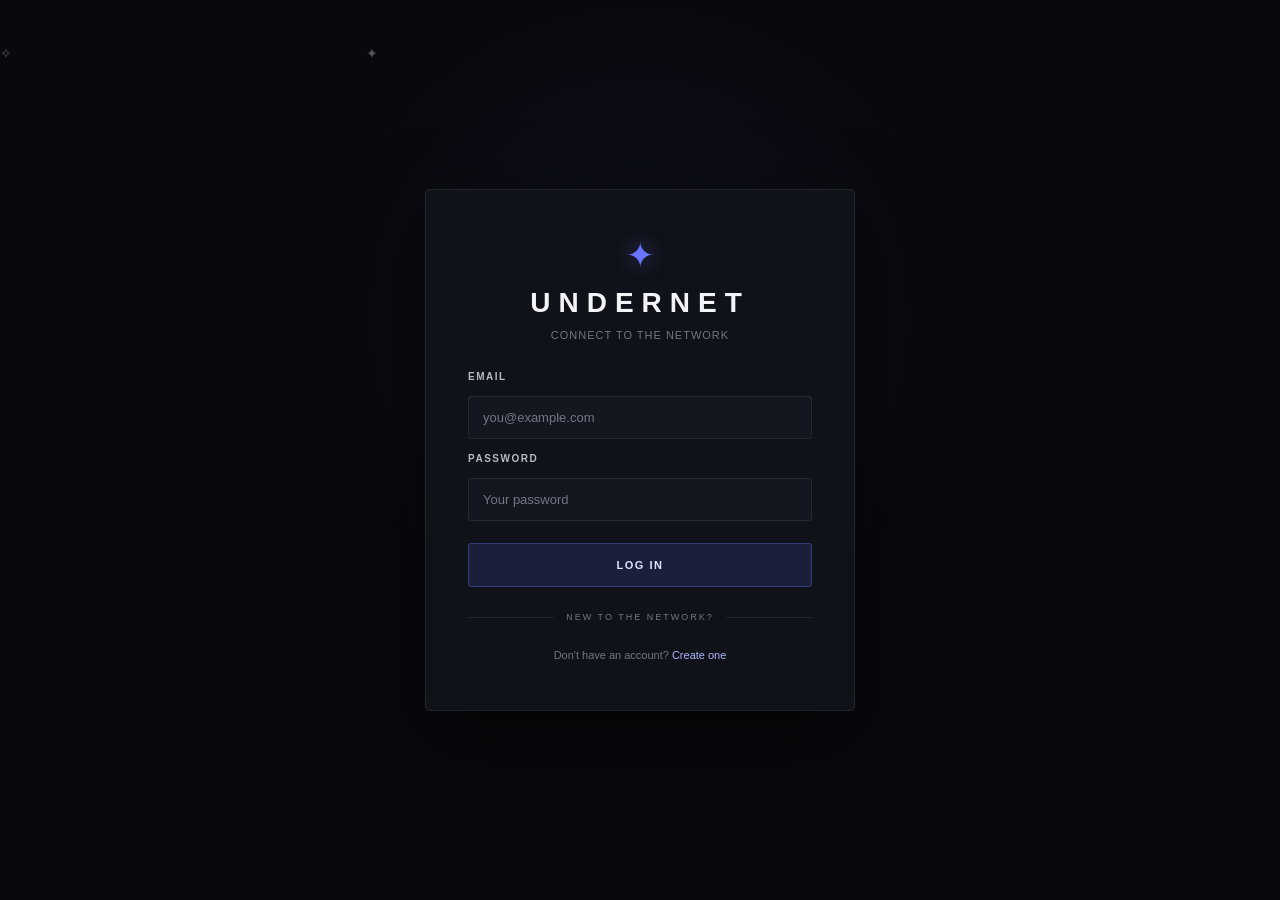
<file: index.html>
<!DOCTYPE html>
<html lang="en">

<head>
    <meta charset="UTF-8">

    <meta
        http-equiv="refresh"
        content="0; url=login.html"
    >

    <title>Undernet</title>
</head>

<body>

    <p>
        Loading Undernet...
    </p>

</body>

</html>
</file>
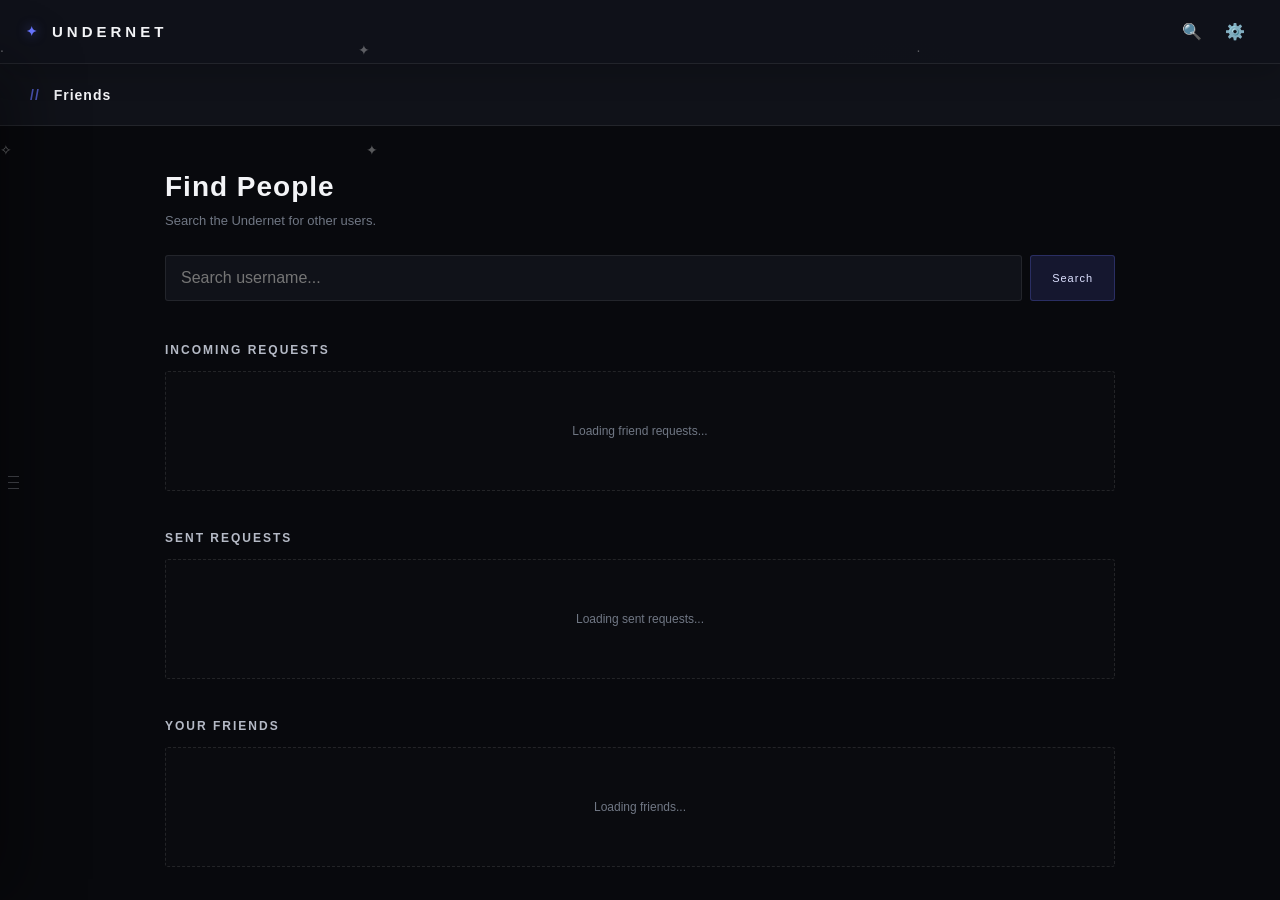
<file: friends.html>
<!DOCTYPE html>
<html lang="en">

<head>
    <meta charset="UTF-8">

    <meta
        name="viewport"
        content="width=device-width, initial-scale=1.0"
    >

    <title>Friends - Undernet</title>

    <link
        rel="stylesheet"
        href="style.css"
    >
</head>

<body class="falling-stars">

<div class="undernet">

    <!-- TOP BAR -->

    <header class="topbar">

        <div class="logo">
            UNDERNET
        </div>

        <div class="top-actions">

            <button
                type="button"
                title="Search"
            >
                🔍
            </button>

            <button
                type="button"
                title="Settings"
            >
                ⚙️
            </button>

        </div>

    </header>


    <!-- SIDEBAR -->

    <nav class="nav-zone">

        <div class="menu-indicator">

            <span></span>
            <span></span>
            <span></span>

        </div>


        <div class="nav-panel">

            <!-- PROFILE -->

            <div class="nav-profile">

                <div
                    class="big-avatar"
                    id="nav-avatar"
                >
                    ?
                </div>

                <div>

                    <strong id="nav-username">
                        Loading...
                    </strong>

                    <span>
                        🟢 Online
                    </span>

                </div>

            </div>


            <!-- NAVIGATION -->

            <div class="nav-links">

                <a
                    href="home.html"
                    class="nav-link"
                >
                    <span>🏠</span>
                    <label>Home</label>
                </a>

                <a
                    href="messages.html"
                    class="nav-link"
                >
                    <span>💬</span>
                    <label>Messages</label>
                </a>

                <a
                    href="friends.html"
                    class="nav-link active"
                >
                    <span>👥</span>
                    <label>Friends</label>
                </a>

            </div>


            <!-- SERVERS -->

            <div class="nav-heading">
                SERVERS
            </div>


            <div class="server-list">

                <a
                    href="server.html?server=snowdin"
                    class="server"
                >
                    <span>❄️</span>
                    <label>Snowdin</label>
                </a>

                <a
                    href="server.html?server=waterfall"
                    class="server"
                >
                    <span>💧</span>
                    <label>Waterfall</label>
                </a>

                <a
                    href="server.html?server=hotland"
                    class="server"
                >
                    <span>🔥</span>
                    <label>Hotland</label>
                </a>

            </div>


            <button
                type="button"
                class="add-server"
            >
                ＋ Add Server
            </button>


            <!-- BOTTOM NAV -->

            <div class="nav-bottom">

                <a
                    href="#"
                    class="nav-link"
                >
                    <span>🔔</span>
                    <label>Activity</label>
                </a>

                <a
                    href="#"
                    class="nav-link"
                >
                    <span>⚙️</span>
                    <label>Settings</label>
                </a>

                <button
                    type="button"
                    class="nav-link logout"
                    id="logout-button"
                >
                    <span>↪️</span>
                    <label>Log Out</label>
                </button>

            </div>

        </div>

    </nav>


    <!-- MAIN CONTENT -->

    <main class="content">

        <div class="content-header">

            <h2>
                Friends
            </h2>

        </div>


        <div class="friends-page">

            <!-- STATUS MESSAGE -->

            <div
                id="friend-notice"
                class="friend-notice"
                style="display: none;"
            ></div>


            <!-- SEARCH -->

            <section class="friends-search">

                <h1>
                    Find People
                </h1>

                <p>
                    Search the Undernet for other users.
                </p>


                <form
                    id="friend-search-form"
                    class="friend-search-form"
                >

                    <input
                        id="friend-search-input"
                        type="text"
                        placeholder="Search username..."
                        autocomplete="off"
                        maxlength="32"
                    >

                    <button type="submit">
                        Search
                    </button>

                </form>

            </section>


            <!-- SEARCH RESULTS -->

            <section
                id="search-results-section"
                class="friends-section"
                style="display: none;"
            >

                <h2>
                    Search Results
                </h2>

                <div
                    id="search-results"
                    class="friend-list"
                ></div>

            </section>


            <!-- INCOMING REQUESTS -->

            <section class="friends-section">

                <h2>
                    Incoming Requests
                </h2>

                <div
                    id="incoming-requests"
                    class="friend-list"
                >

                    <div class="empty-box">
                        Loading friend requests...
                    </div>

                </div>

            </section>


            <!-- SENT REQUESTS -->

            <section class="friends-section">

                <h2>
                    Sent Requests
                </h2>

                <div
                    id="outgoing-requests"
                    class="friend-list"
                >

                    <div class="empty-box">
                        Loading sent requests...
                    </div>

                </div>

            </section>


            <!-- FRIEND LIST -->

            <section class="friends-section">

                <h2>
                    Your Friends
                </h2>

                <div
                    id="friend-list"
                    class="friend-list"
                >

                    <div class="empty-box">
                        Loading friends...
                    </div>

                </div>

            </section>

        </div>

    </main>

</div>


<!-- SUPABASE / FRIENDS -->

<script
    type="module"
    src="friends.js"
></script>

</body>

</html>
</file>
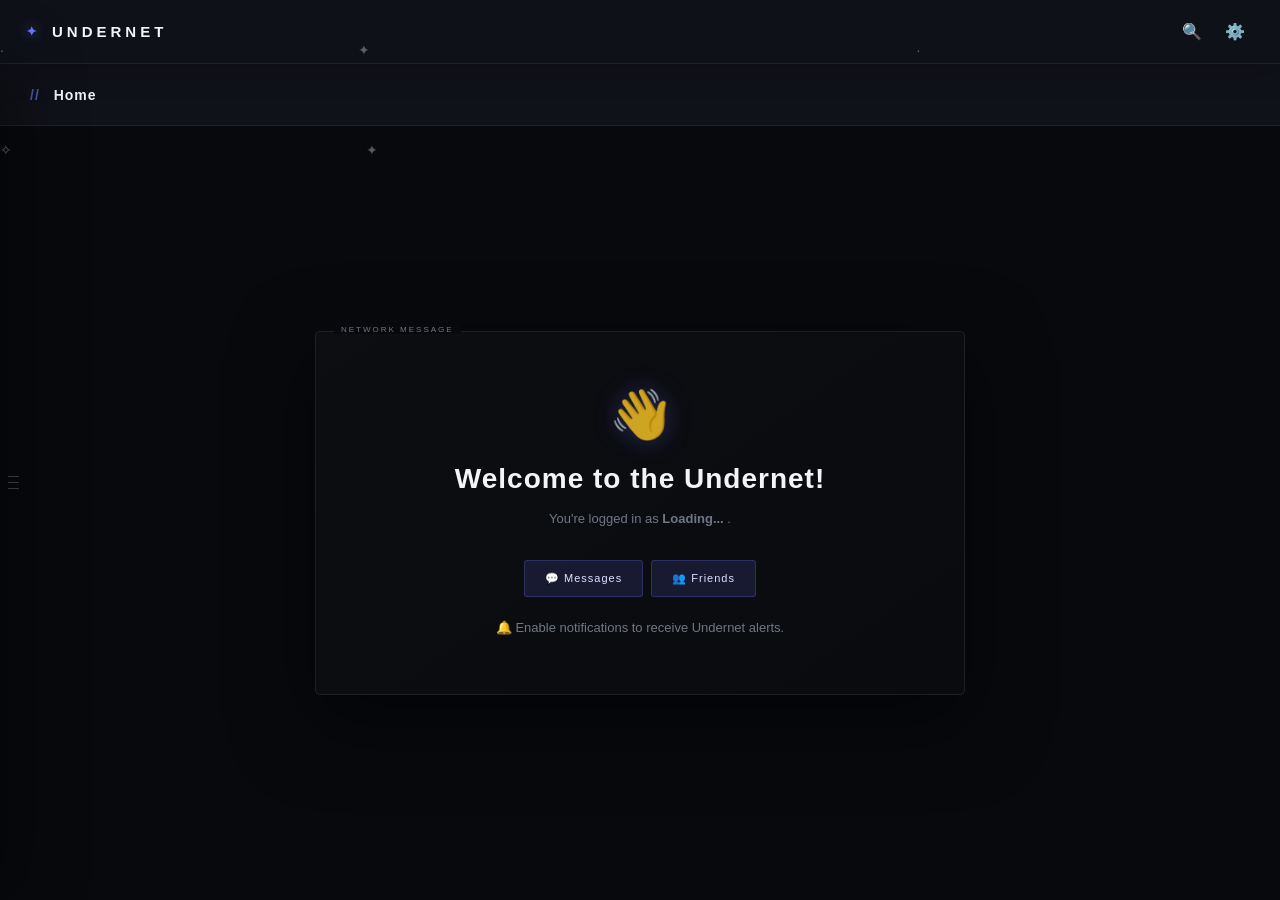
<file: home.html>
<!DOCTYPE html>
<html lang="en">

<head>
    <meta charset="UTF-8">

    <meta
        name="viewport"
        content="width=device-width, initial-scale=1.0"
    >

    <title>Undernet</title>

    <link
        rel="stylesheet"
        href="style.css"
    >
</head>

<body class="falling-stars">

<div class="undernet">

    <!-- TOP BAR -->

    <header class="topbar">

        <div class="logo">
            UNDERNET
        </div>

        <div class="top-actions">

            <button
                type="button"
                title="Search"
            >
                🔍
            </button>

            <button
                type="button"
                title="Settings"
            >
                ⚙️
            </button>

        </div>

    </header>


    <!-- SIDEBAR -->

    <nav class="nav-zone">

        <div class="menu-indicator">

            <span></span>
            <span></span>
            <span></span>

        </div>


        <div class="nav-panel">

            <!-- PROFILE -->

            <div class="nav-profile">

                <div
                    class="big-avatar"
                    id="nav-avatar"
                >
                    ?
                </div>

                <div>

                    <strong id="nav-username">
                        Loading...
                    </strong>

                    <span>
                        🟢 Online
                    </span>

                </div>

            </div>


            <!-- MAIN NAVIGATION -->

            <div class="nav-links">

                <a
                    href="home.html"
                    class="nav-link active"
                >
                    <span>🏠</span>
                    <label>Home</label>
                </a>

                <a
                    href="messages.html"
                    class="nav-link"
                >
                    <span>💬</span>
                    <label>Messages</label>
                </a>

                <a
                    href="friends.html"
                    class="nav-link"
                >
                    <span>👥</span>
                    <label>Friends</label>
                </a>

            </div>


            <!-- SERVERS -->

            <div class="nav-heading">
                SERVERS
            </div>


            <div class="server-list">

                <a
                    href="server.html?server=snowdin"
                    class="server"
                >
                    <span>❄️</span>
                    <label>Snowdin</label>
                </a>

                <a
                    href="server.html?server=waterfall"
                    class="server"
                >
                    <span>💧</span>
                    <label>Waterfall</label>
                </a>

                <a
                    href="server.html?server=hotland"
                    class="server"
                >
                    <span>🔥</span>
                    <label>Hotland</label>
                </a>

            </div>


            <button
                type="button"
                class="add-server"
            >
                ＋ Add Server
            </button>


            <!-- BOTTOM NAV -->

            <div class="nav-bottom">

                <!-- ENABLE NOTIFICATIONS -->
<button
    type="button"
    id="enable-notifications"
    class="nav-link"
>
    <span>🔔</span>
    <label>Enable Notifications</label>
</button>


                <!-- ACTIVITY -->

                <a
                    href="#"
                    class="nav-link"
                >
                    <span>🔔</span>
                    <label>Activity</label>
                </a>


                <!-- SETTINGS -->

                <a
                    href="#"
                    class="nav-link"
                >
                    <span>⚙️</span>
                    <label>Settings</label>
                </a>


                <!-- LOG OUT -->

                <button
                    type="button"
                    class="nav-link logout"
                    id="logout-button"
                >
                    <span>↪️</span>
                    <label>Log Out</label>
                </button>

            </div>

        </div>

    </nav>


    <!-- MAIN CONTENT -->

    <main class="content">

        <div class="content-header">

            <h2>
                Home
            </h2>

        </div>


        <div class="content-body">

            <div class="welcome">

                <div class="welcome-icon">
                    👋
                </div>

                <h1>
                    Welcome to the Undernet!
                </h1>

                <p>
                    You're logged in as
                    <strong id="welcome-username">
                        Loading...
                    </strong>.
                </p>


                <div class="quick-actions">

                    <button
                        type="button"
                        onclick="window.location.href='messages.html'"
                    >
                        💬 Messages
                    </button>

                    <button
                        type="button"
                        onclick="window.location.href='friends.html'"
                    >
                        👥 Friends
                    </button>

                </div>


                <!-- NOTIFICATION HELP -->

                <p style="margin-top: 20px;">
                    🔔 Enable notifications to receive
                    Undernet alerts.
                </p>

            </div>

        </div>

    </main>

</div>


<!-- SUPABASE / PROFILE -->

<script
    type="module"
    src="profile.js"
></script>


<!-- NOTIFICATIONS -->

<script
    type="module"
    src="notifications.js"
></script>

</body>
</html>
</file>
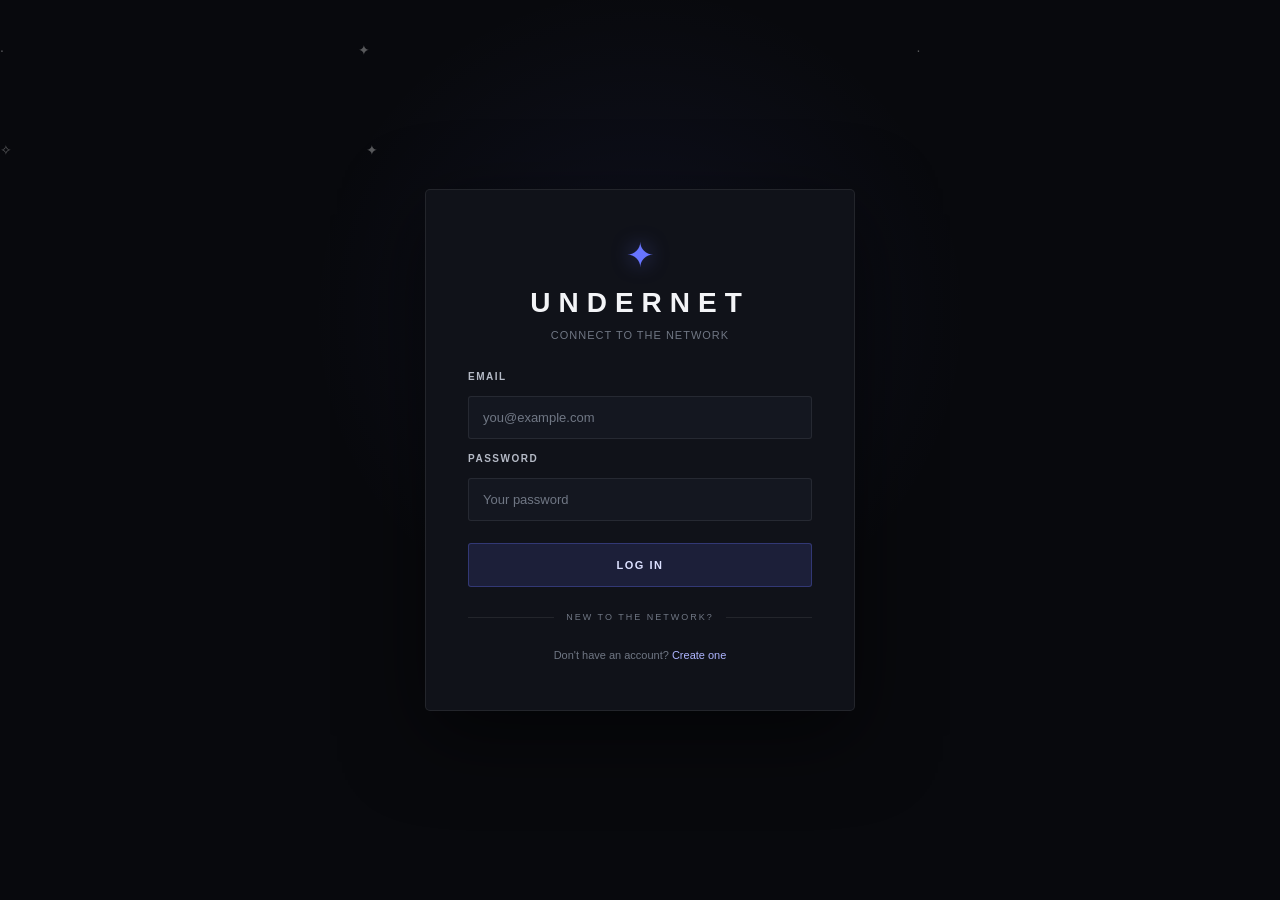
<file: login.html>
<!DOCTYPE html>
<html lang="en">

<head>
    <meta charset="UTF-8">

    <meta
        name="viewport"
        content="width=device-width, initial-scale=1.0"
    >

    <title>Undernet — Login</title>

    <link
        rel="stylesheet"
        href="style.css"
    >

    <style>
        /* AUTH PAGE */

        .auth-screen {
            position: relative;
            z-index: 1;
        }

        .auth-box {
            position: relative;
            z-index: 2;
        }
    </style>
</head>

<body class="falling-stars">

    <main class="auth-screen">

        <section class="auth-box">

            <div class="auth-content">

                <div class="auth-logo">

                    <div class="auth-symbol">
                        ✦
                    </div>

                    <h1>
                        UNDERNET
                    </h1>

                    <p class="auth-subtitle">
                        CONNECT TO THE NETWORK
                    </p>

                </div>


                <form
                    id="login-form"
                    class="auth-form"
                >

                    <label for="email">
                        Email
                    </label>

                    <input
                        id="email"
                        name="email"
                        type="email"
                        placeholder="you@example.com"
                        autocomplete="email"
                        required
                    >


                    <label for="password">
                        Password
                    </label>

                    <input
                        id="password"
                        name="password"
                        type="password"
                        placeholder="Your password"
                        autocomplete="current-password"
                        required
                    >


                    <button type="submit">
                        LOG IN
                    </button>

                </form>


                <div class="auth-divider">
                    <span>
                        NEW TO THE NETWORK?
                    </span>
                </div>


                <div class="auth-footer">

                    Don't have an account?

                    <a href="register.html">
                        Create one
                    </a>

                </div>

            </div>


            <div
                id="error"
                class="auth-status"
                role="alert"
                aria-live="polite"
                hidden
            ></div>

        </section>

    </main>


    <script
        type="module"
        src="auth.js"
    ></script>

</body>

</html>
</file>
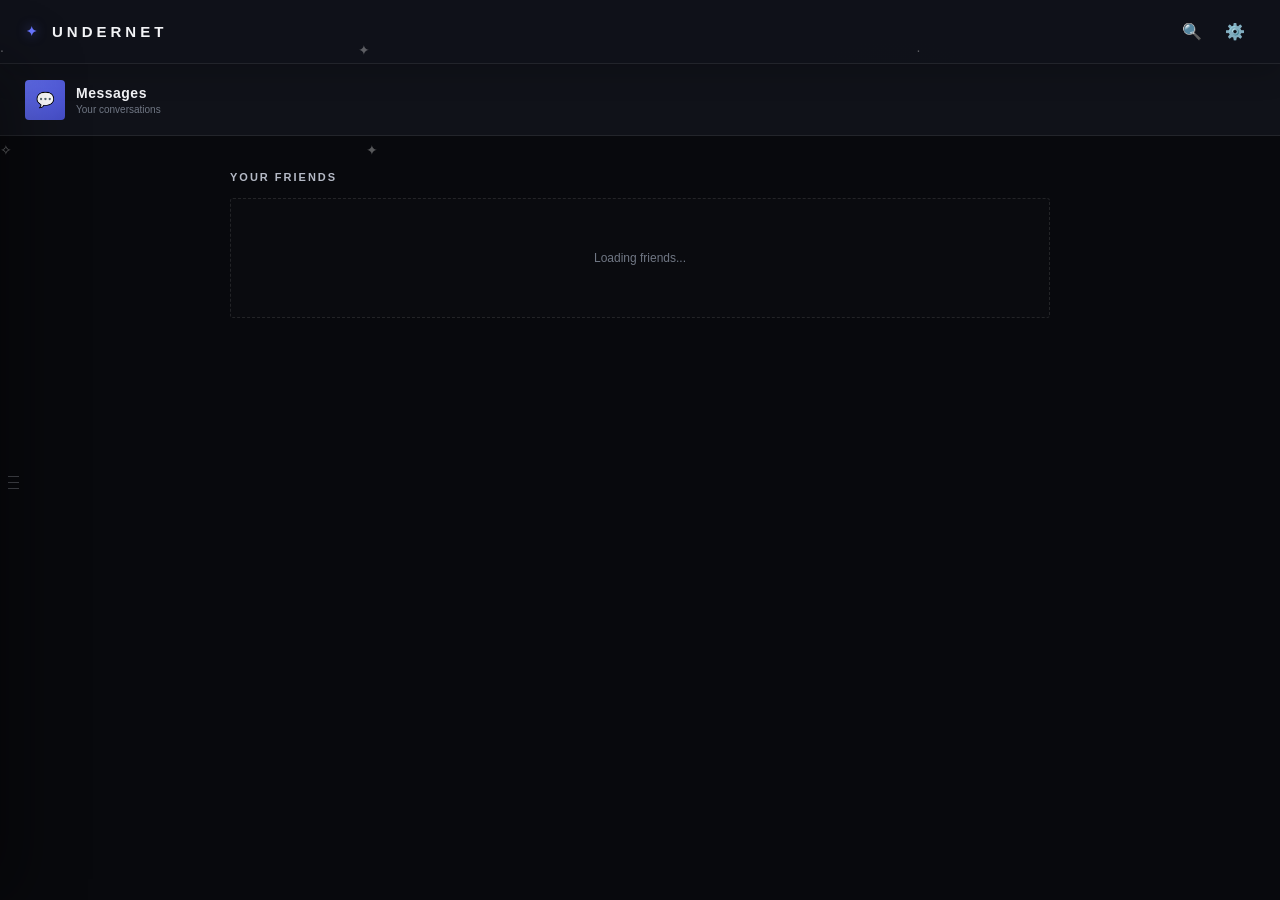
<file: messages.html>
<!DOCTYPE html>
<html lang="en">

<head>
    <meta charset="UTF-8">

    <meta
        name="viewport"
        content="width=device-width, initial-scale=1.0"
    >

    <title>Messages - Undernet</title>

    <link
        rel="stylesheet"
        href="style.css"
    >
</head>

<body class="falling-stars">

<div class="undernet">

    <header class="topbar">

        <div class="logo">
            UNDERNET
        </div>

        <div class="top-actions">

            <button
                type="button"
                title="Search"
            >
                🔍
            </button>

            <button
                type="button"
                title="Settings"
            >
                ⚙️
            </button>

        </div>

    </header>


    <nav class="nav-zone">

        <div class="menu-indicator">
            <span></span>
            <span></span>
            <span></span>
        </div>

        <div class="nav-panel">

            <div class="nav-profile">

                <div
                    class="big-avatar"
                    id="nav-avatar"
                >
                    ?
                </div>

                <div>

                    <strong id="nav-username">
                        Loading...
                    </strong>

                    <span>
                        🟢 Online
                    </span>

                </div>

            </div>


            <div class="nav-links">

                <a
                    href="home.html"
                    class="nav-link"
                >
                    <span>🏠</span>
                    <label>Home</label>
                </a>

                <a
                    href="messages.html"
                    class="nav-link active"
                >
                    <span>💬</span>
                    <label>Messages</label>
                </a>

                <a
                    href="friends.html"
                    class="nav-link"
                >
                    <span>👥</span>
                    <label>Friends</label>
                </a>

            </div>


            <div class="nav-heading">
                SERVERS
            </div>

            <div class="server-list">

                <a
                    href="server.html?server=snowdin"
                    class="server"
                >
                    <span>❄️</span>
                    <label>Snowdin</label>
                </a>

                <a
                    href="server.html?server=waterfall"
                    class="server"
                >
                    <span>💧</span>
                    <label>Waterfall</label>
                </a>

                <a
                    href="server.html?server=hotland"
                    class="server"
                >
                    <span>🔥</span>
                    <label>Hotland</label>
                </a>

            </div>

            <button
                type="button"
                class="add-server"
            >
                ＋ Add Server
            </button>


            <div class="nav-bottom">

                <a
                    href="#"
                    class="nav-link"
                >
                    <span>🔔</span>
                    <label>Activity</label>
                </a>

                <a
                    href="#"
                    class="nav-link"
                >
                    <span>⚙️</span>
                    <label>Settings</label>
                </a>

                <button
                    type="button"
                    class="nav-link logout"
                    id="logout-button"
                >
                    <span>↪️</span>
                    <label>Log Out</label>
                </button>

            </div>

        </div>

    </nav>


    <main class="content">

        <div class="messages-page">

            <div
                class="messages-header"
                id="messages-default-header"
            >

                <div class="message-user">

                    <div class="message-avatar">
                        💬
                    </div>

                    <div>

                        <h1>
                            Messages
                        </h1>

                        <span>
                            Your conversations
                        </span>

                    </div>

                </div>

            </div>


            <section class="messages-list-section">

                <h2>
                    Your Friends
                </h2>

                <div
                    id="conversation-list"
                    class="conversation-list"
                >

                    <div class="empty-box">
                        Loading friends...
                    </div>

                </div>

            </section>


            <div
                id="chat-view"
                style="display: none;"
            >

                <div class="messages-header">

                    <button
                        type="button"
                        class="back-button"
                        id="back-to-messages"
                    >
                        ← Messages
                    </button>

                    <div class="message-user">

                        <div
                            class="message-avatar"
                            id="message-avatar"
                        >
                            ?
                        </div>

                        <div>

                            <h1 id="message-username">
                                Loading...
                            </h1>

                            <span>
                                🟢 Online
                            </span>

                        </div>

                    </div>

                </div>


                <div
                    class="chat-area"
                    id="chat-area"
                >

                    <div class="empty-chat">

                        <div class="empty-chat-icon">
                            💬
                        </div>

                        <h2>
                            No messages yet
                        </h2>

                        <p>
                            Send a message to start the conversation!
                        </p>

                    </div>

                </div>


                <form
                    id="message-form"
                    class="message-form"
                >

                    <input
                        id="message-input"
                        name="message"
                        type="text"
                        placeholder="Type a message..."
                        maxlength="2000"
                        autocomplete="off"
                        required
                    >

                    <button type="submit">
                        Send
                    </button>

                </form>

            </div>

        </div>

    </main>

</div>


<script
    type="module"
    src="messages.js"
></script>

</body>
</html>
</file>
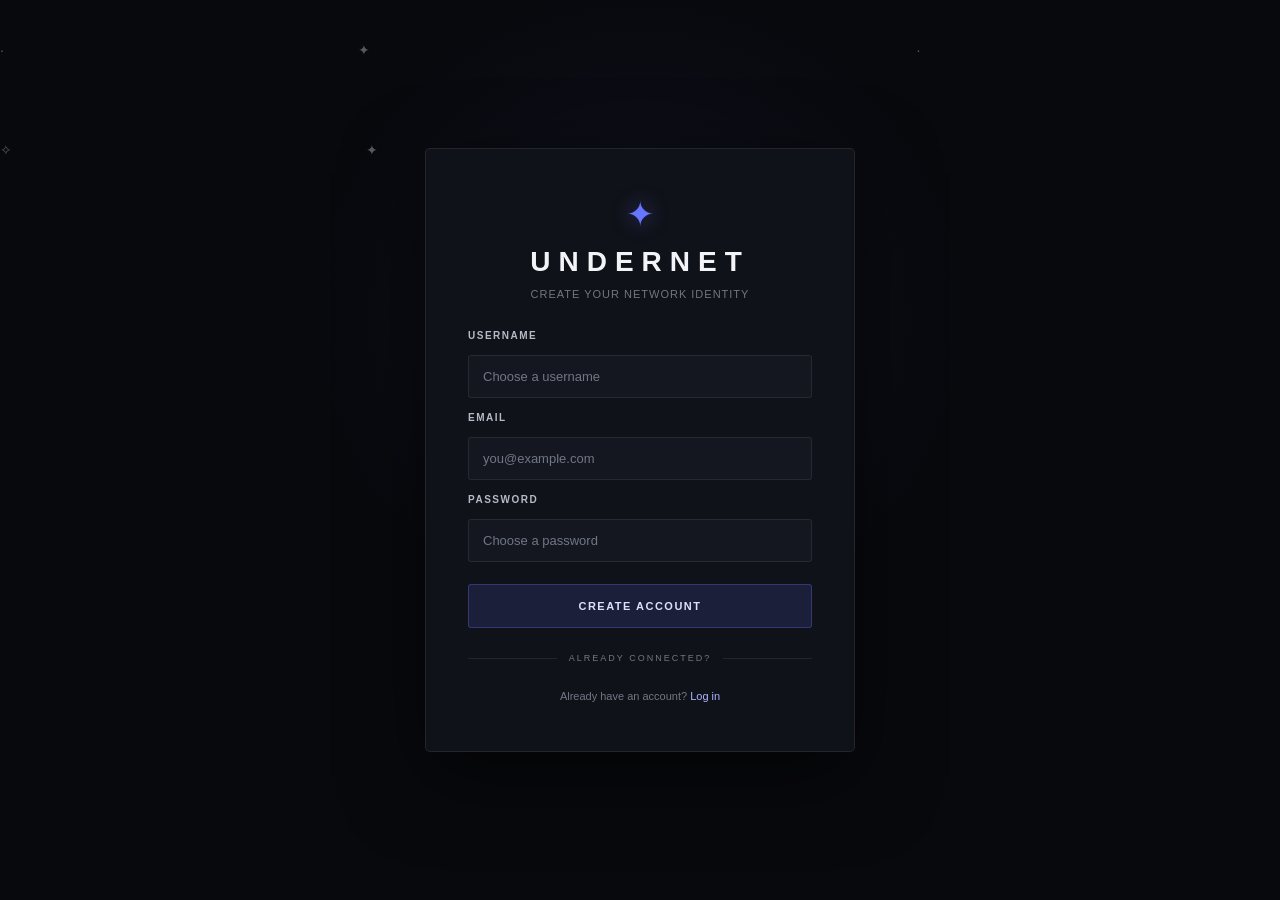
<file: register.html>
<!DOCTYPE html>
<html lang="en">

<head>
    <meta charset="UTF-8">

    <meta
        name="viewport"
        content="width=device-width, initial-scale=1.0"
    >

    <title>Undernet — Register</title>

    <link
        rel="stylesheet"
        href="style.css"
    >

    <style>
        /* AUTH PAGE */

        .auth-screen {
            position: relative;
            z-index: 1;
        }

        .auth-box {
            position: relative;
            z-index: 2;
        }
    </style>
</head>

<body class="falling-stars">

    <main class="auth-screen">

        <section class="auth-box">

            <div class="auth-content">

                <div class="auth-logo">

                    <div class="auth-symbol">
                        ✦
                    </div>

                    <h1>
                        UNDERNET
                    </h1>

                    <p class="auth-subtitle">
                        CREATE YOUR NETWORK IDENTITY
                    </p>

                </div>


                <form
                    id="register-form"
                    class="auth-form"
                >

                    <label for="username">
                        Username
                    </label>

                    <input
                        id="username"
                        name="username"
                        type="text"
                        placeholder="Choose a username"
                        maxlength="32"
                        autocomplete="username"
                        required
                    >


                    <label for="email">
                        Email
                    </label>

                    <input
                        id="email"
                        name="email"
                        type="email"
                        placeholder="you@example.com"
                        autocomplete="email"
                        required
                    >


                    <label for="password">
                        Password
                    </label>

                    <input
                        id="password"
                        name="password"
                        type="password"
                        placeholder="Choose a password"
                        autocomplete="new-password"
                        required
                    >


                    <button type="submit">
                        CREATE ACCOUNT
                    </button>

                </form>


                <div class="auth-divider">
                    <span>
                        ALREADY CONNECTED?
                    </span>
                </div>


                <div class="auth-footer">

                    Already have an account?

                    <a href="login.html">
                        Log in
                    </a>

                </div>

            </div>


            <div
                id="error"
                class="auth-status"
                role="alert"
                aria-live="polite"
                hidden
            ></div>

        </section>

    </main>


    <script
        type="module"
        src="auth.js"
    ></script>

</body>

</html>
</file>
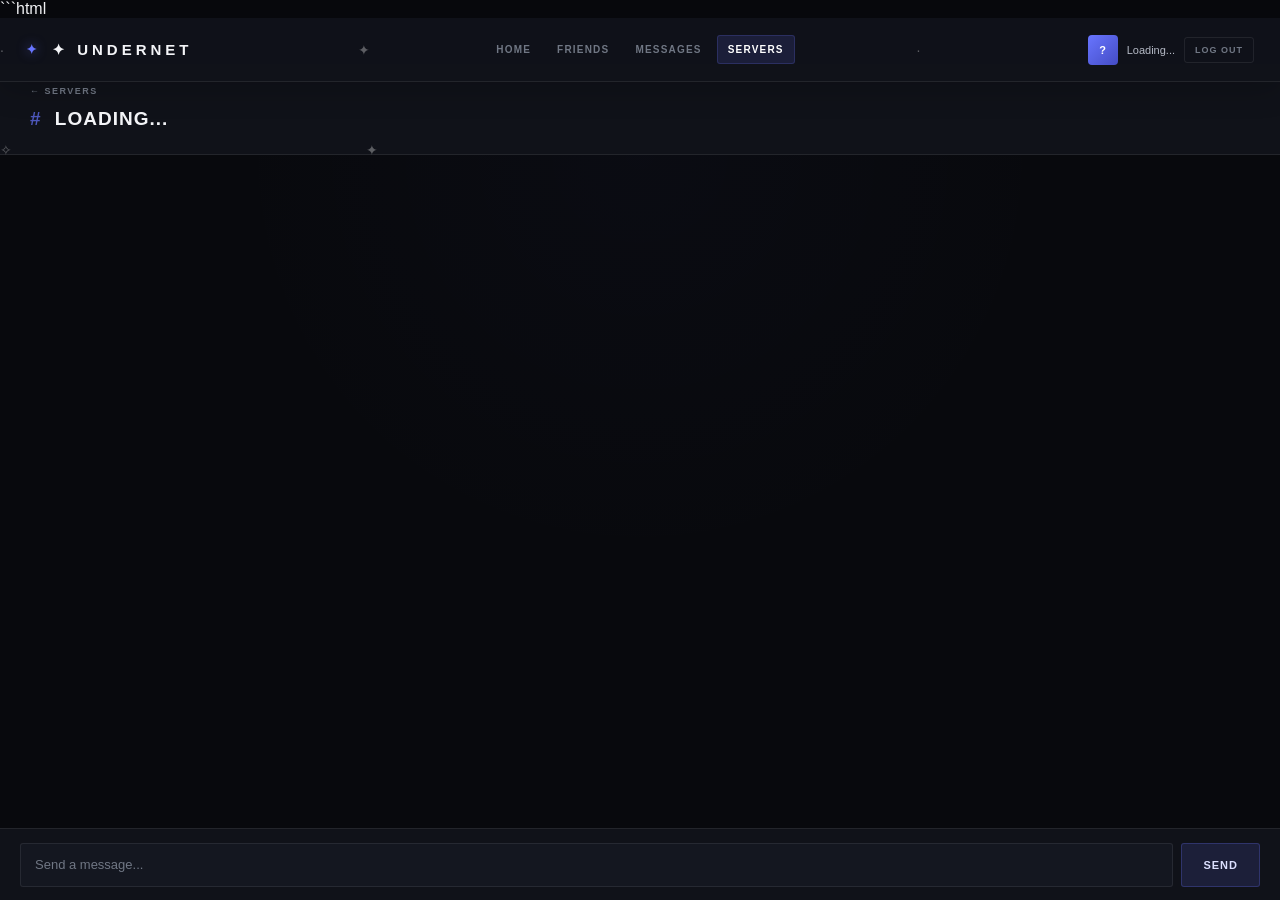
<file: server.html>
```html
<!DOCTYPE html>
<html lang="en">

<head>

    <meta charset="UTF-8">

    <meta
        name="viewport"
        content="width=device-width, initial-scale=1.0"
    >

    <title>Undernet — Server</title>

    <link
        rel="stylesheet"
        href="style.css"
    >

</head>


<body class="falling-stars">

    <header class="topbar">

        <div class="topbar-left">

            <a
                href="servers.html"
                class="brand"
            >
                ✦ UNDERNET
            </a>

        </div>


        <nav class="topbar-nav">

            <a href="home.html">
                HOME
            </a>

            <a href="friends.html">
                FRIENDS
            </a>

            <a href="messages.html">
                MESSAGES
            </a>

            <a
                href="servers.html"
                class="active"
            >
                SERVERS
            </a>

        </nav>


        <div class="topbar-user">

            <div
                id="nav-avatar"
                class="nav-avatar"
            >
                ?
            </div>

            <span id="nav-username">
                Loading...
            </span>

            <button
                id="logout-button"
                type="button"
            >
                LOG OUT
            </button>

        </div>

    </header>


    <main class="page-content">

        <section class="server-chat">

            <div class="server-chat-header">

                <a href="servers.html">
                    ← SERVERS
                </a>

                <h1 id="server-name">
                    LOADING...
                </h1>

                <p id="server-description"></p>

            </div>


            <div
                id="message-list"
                class="message-list"
            ></div>


            <form
                id="server-message-form"
                class="message-form"
            >

                <input
                    id="server-message-input"
                    type="text"
                    placeholder="Send a message..."
                    maxlength="1000"
                    autocomplete="off"
                    required
                >

                <button type="submit">
                    SEND
                </button>

            </form>

        </section>

    </main>


    <script
        type="module"
        src="server.js"
    ></script>

</body>

</html>
```
</file>
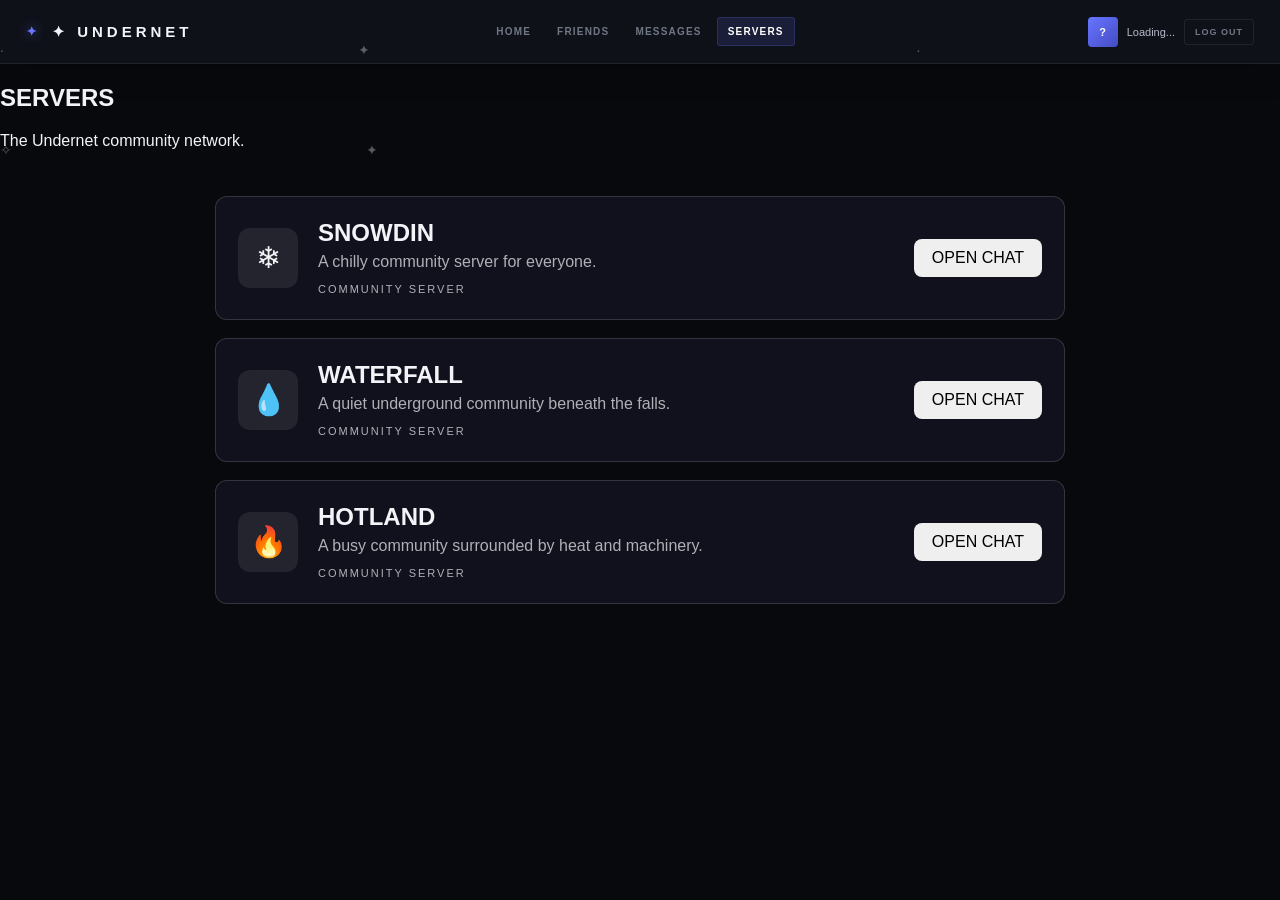
<file: servers.html>
<!DOCTYPE html>
<html lang="en">

<head>

    <meta charset="UTF-8">

    <meta
        name="viewport"
        content="width=device-width, initial-scale=1.0"
    >

    <title>Undernet — Servers</title>

    <link
        rel="stylesheet"
        href="style.css"
    >

</head>


<body class="falling-stars">

    <header class="topbar">

        <div class="topbar-left">

            <a
                href="home.html"
                class="brand"
            >
                ✦ UNDERNET
            </a>

        </div>


        <nav class="topbar-nav">

            <a href="home.html">
                HOME
            </a>

            <a href="friends.html">
                FRIENDS
            </a>

            <a href="messages.html">
                MESSAGES
            </a>

            <a
                href="servers.html"
                class="active"
            >
                SERVERS
            </a>

        </nav>


        <div class="topbar-user">

            <div
                id="nav-avatar"
                class="nav-avatar"
            >
                ?
            </div>

            <span id="nav-username">
                Loading...
            </span>

            <button
                id="logout-button"
                type="button"
            >
                LOG OUT
            </button>

        </div>

    </header>


    <main class="page-content">

        <section class="page-header">

            <h1>
                SERVERS
            </h1>

            <p>
                The Undernet community network.
            </p>

        </section>


        <section class="server-list">

            <article class="server-card">

                <div class="server-icon">
                    ❄
                </div>

                <div class="server-info">

                    <h2>
                        SNOWDIN
                    </h2>

                    <p>
                        A chilly community server for everyone.
                    </p>

                    <span class="server-status">
                        COMMUNITY SERVER
                    </span>

                </div>

                <button
                    class="server-join"
                    type="button"
                    data-server="snowdin"
                >
                    OPEN CHAT
                </button>

            </article>


            <article class="server-card">

                <div class="server-icon">
                    💧
                </div>

                <div class="server-info">

                    <h2>
                        WATERFALL
                    </h2>

                    <p>
                        A quiet underground community beneath the falls.
                    </p>

                    <span class="server-status">
                        COMMUNITY SERVER
                    </span>

                </div>

                <button
                    class="server-join"
                    type="button"
                    data-server="waterfall"
                >
                    OPEN CHAT
                </button>

            </article>


            <article class="server-card">

                <div class="server-icon">
                    🔥
                </div>

                <div class="server-info">

                    <h2>
                        HOTLAND
                    </h2>

                    <p>
                        A busy community surrounded by heat and machinery.
                    </p>

                    <span class="server-status">
                        COMMUNITY SERVER
                    </span>

                </div>

                <button
                    class="server-join"
                    type="button"
                    data-server="hotland"
                >
                    OPEN CHAT
                </button>

            </article>

        </section>

    </main>


    <script
        type="module"
        src="servers.js"
    ></script>

</body>

</html>
</file>
<file: style.css>
/* =========================================================
   UNDERNET
   NETWORK INTERFACE UI
   ========================================================= */

* {
    box-sizing: border-box;
}

:root {
    --bg: #08090d;
    --bg-2: #0c0e13;

    --surface: #101219;
    --surface-2: #141720;
    --surface-3: #191d27;
    --surface-hover: #202531;

    --border: rgba(255, 255, 255, 0.08);
    --border-strong: rgba(255, 255, 255, 0.14);

    --text: #f3f4f7;
    --text-soft: #b5bac6;
    --text-muted: #707784;

    --accent: #6875ff;
    --accent-hover: #7b86ff;
    --accent-soft: rgba(104, 117, 255, 0.14);

    --success: #55d982;
    --danger: #ff656b;

    --shadow:
        0 25px 80px rgba(0, 0, 0, 0.55);

    --radius: 5px;
    --radius-small: 3px;

    --transition: 0.18s ease;
}


/* =========================================================
   GLOBAL
   ========================================================= */

html,
body {
    width: 100%;
    height: 100%;

    margin: 0;

    font-family:
        Inter,
        -apple-system,
        BlinkMacSystemFont,
        "Segoe UI",
        Arial,
        sans-serif;

    background: var(--bg);
    color: var(--text);

    overflow: hidden;
}

button,
input {
    font: inherit;
}

button {
    cursor: pointer;
}

a {
    color: inherit;
}

::selection {
    background: var(--accent);
    color: white;
}


/* =========================================================
   APP
   ========================================================= */

.undernet {
    width: 100%;
    height: 100vh;

    position: relative;

    background:
        radial-gradient(
            circle at 70% 20%,
            rgba(104, 117, 255, 0.045),
            transparent 35%
        ),
        var(--bg);
}


/* =========================================================
   TOP BAR
   ========================================================= */

.topbar {
    height: 64px;

    display: flex;
    align-items: center;
    justify-content: space-between;

    padding: 0 26px;

    background: rgba(16, 18, 25, 0.96);

    border-bottom: 1px solid var(--border);

    position: relative;
    z-index: 50;

    box-shadow:
        0 8px 30px rgba(0, 0, 0, 0.18);
}

.logo,
.topbar-title,
.brand {
    display: flex;
    align-items: center;
    gap: 11px;

    font-size: 15px;
    font-weight: 750;

    letter-spacing: 4px;

    text-decoration: none;
}

.logo::before,
.brand::before {
    content: "✦";

    color: var(--accent);

    font-size: 13px;

    text-shadow:
        0 0 12px rgba(104, 117, 255, 0.65);
}

.top-actions {
    display: flex;
    align-items: center;
    gap: 5px;
}

.top-actions button {
    width: 38px;
    height: 38px;

    border: 1px solid transparent;
    border-radius: var(--radius);

    background: transparent;

    color: var(--text-muted);

    transition: var(--transition);
}

.top-actions button:hover {
    background: var(--surface-3);

    border-color: var(--border);

    color: var(--text);
}


/* =========================================================
   SERVER PAGE TOP BAR COMPATIBILITY
   ========================================================= */

.topbar-left {
    display: flex;
    align-items: center;

    min-width: 180px;
}

.topbar-nav {
    display: flex;
    align-items: center;

    gap: 4px;
}

.topbar-nav a {
    padding: 8px 10px;

    color: var(--text-muted);

    text-decoration: none;

    font-size: 10px;
    font-weight: 700;

    letter-spacing: 1.2px;

    border: 1px solid transparent;
    border-radius: var(--radius-small);

    transition: var(--transition);
}

.topbar-nav a:hover {
    color: var(--text);

    background: var(--surface-3);

    border-color: var(--border);
}

.topbar-nav a.active {
    color: white;

    background: var(--accent-soft);

    border-color: rgba(104, 117, 255, 0.2);
}

.topbar-user {
    min-width: 180px;

    display: flex;
    align-items: center;
    justify-content: flex-end;

    gap: 9px;

    color: var(--text-soft);

    font-size: 11px;
}

.nav-avatar {
    width: 30px;
    height: 30px;

    display: flex;
    align-items: center;
    justify-content: center;

    flex-shrink: 0;

    border-radius: 4px;

    background:
        linear-gradient(
            135deg,
            var(--accent),
            #444cc5
        );

    color: white;

    font-size: 11px;
    font-weight: 700;

    background-size: cover;
    background-position: center;

    overflow: hidden;
}

.topbar-user #logout-button {
    padding: 7px 10px;

    border: 1px solid var(--border);

    border-radius: var(--radius-small);

    background: transparent;

    color: var(--text-muted);

    font-size: 9px;
    font-weight: 700;

    letter-spacing: 1px;

    transition: var(--transition);
}

.topbar-user #logout-button:hover {
    background: var(--surface-3);

    border-color: var(--border-strong);

    color: var(--danger);
}


/* =========================================================
   SIDEBAR
   ========================================================= */

.nav-zone {
    position: fixed;

    left: 0;
    top: 64px;
    bottom: 0;

    width: 26px;

    z-index: 100;

    transition: width 0.2s ease;
}

.nav-zone:hover {
    width: 285px;
}

.menu-indicator {
    position: absolute;

    left: 0;
    top: 50%;

    width: 26px;
    height: 48px;

    transform: translateY(-50%);

    display: flex;
    flex-direction: column;

    align-items: center;
    justify-content: center;

    gap: 5px;

    opacity: 0.35;

    transition: var(--transition);
}

.menu-indicator span {
    width: 11px;
    height: 1px;

    background: var(--text-soft);
}

.nav-zone:hover .menu-indicator {
    opacity: 0;
}

.nav-panel {
    position: absolute;

    left: -285px;
    top: 0;
    bottom: 0;

    width: 285px;

    display: flex;
    flex-direction: column;

    padding: 17px;

    background:
        linear-gradient(
            180deg,
            #11141b,
            #0d0f14
        );

    border-right: 1px solid var(--border);

    box-shadow:
        20px 0 60px rgba(0, 0, 0, 0.35);

    transition: left 0.2s ease;
}

.nav-zone:hover .nav-panel {
    left: 0;
}


/* =========================================================
   PROFILE
   ========================================================= */

.nav-profile,
.profile {
    display: flex;

    align-items: center;

    gap: 12px;

    padding: 13px;

    margin-bottom: 18px;

    background: var(--surface-2);

    border: 1px solid var(--border);

    border-radius: var(--radius);

    position: relative;
}

.nav-profile::before {
    content: "LOCAL IDENTITY";

    position: absolute;

    top: -7px;
    left: 11px;

    padding: 0 5px;

    background: var(--surface);

    color: var(--text-muted);

    font-size: 7px;

    letter-spacing: 2px;
}

.big-avatar,
.profile-avatar {
    width: 43px;
    height: 43px;

    flex-shrink: 0;

    display: flex;

    align-items: center;
    justify-content: center;

    border-radius: 4px;

    background:
        linear-gradient(
            135deg,
            var(--accent),
            #444cc5
        );

    color: white;

    font-size: 16px;

    font-weight: 700;

    background-size: cover;
    background-position: center;

    overflow: hidden;

    box-shadow:
        0 0 18px rgba(104, 117, 255, 0.15);
}

.nav-profile strong,
.profile-info strong {
    display: block;

    font-size: 13px;

    letter-spacing: 0.3px;
}

.nav-profile span,
.profile-info span {
    display: block;

    margin-top: 4px;

    color: var(--success);

    font-size: 10px;

    letter-spacing: 1px;
}


/* =========================================================
   NAVIGATION
   ========================================================= */

.nav-links,
.nav-section {
    display: flex;

    flex-direction: column;

    gap: 3px;
}

.nav-link,
.server,
.server-link {
    display: flex;

    align-items: center;

    gap: 12px;

    min-height: 41px;

    padding: 9px 11px;

    border: 1px solid transparent;

    border-radius: var(--radius-small);

    color: var(--text-soft);

    text-decoration: none;

    font-size: 12px;

    transition: var(--transition);
}

.nav-link span,
.server span,
.server-link span {
    width: 22px;

    text-align: center;

    font-size: 15px;

    opacity: 0.7;
}

.nav-link:hover,
.server:hover,
.server-link:hover {
    background: var(--surface-3);

    border-color: var(--border);

    color: var(--text);
}

.nav-link.active {
    background: var(--accent-soft);

    border-color:
        rgba(104, 117, 255, 0.2);

    color: white;

    box-shadow:
        inset 2px 0 0 var(--accent);
}

.nav-link.active span {
    color: var(--accent);
}

.nav-heading,
.section-title {
    margin: 25px 0 8px;

    padding: 0 10px;

    color: var(--text-muted);

    font-size: 8px;

    font-weight: 700;

    letter-spacing: 2.5px;
}

.nav-panel .server-list {
    display: flex;

    flex-direction: column;

    gap: 3px;
}

.add-server {
    width: 100%;

    margin-top: 9px;

    padding: 10px;

    border: 1px dashed rgba(255, 255, 255, 0.12);

    border-radius: var(--radius-small);

    background: transparent;

    color: var(--text-muted);

    font-size: 11px;

    transition: var(--transition);
}

.add-server:hover {
    background: var(--surface-2);

    border-color: rgba(104, 117, 255, 0.35);

    color: var(--text);
}

.nav-bottom,
.bottom-nav {
    margin-top: auto;

    padding-top: 13px;

    border-top: 1px solid var(--border);
}

.logout:hover {
    color: var(--danger);
}


/* =========================================================
   MAIN CONTENT
   ========================================================= */

.content,
.page-content {
    position: absolute;

    top: 64px;
    left: 0;
    right: 0;
    bottom: 0;

    display: flex;

    flex-direction: column;

    background: var(--bg);

    overflow: hidden;
}

.content-header {
    min-height: 62px;

    display: flex;

    align-items: center;

    padding: 0 30px;

    background: var(--surface);

    border-bottom: 1px solid var(--border);

    flex-shrink: 0;
}

.content-header h2 {
    margin: 0;

    font-size: 14px;

    font-weight: 650;

    letter-spacing: 1px;
}

.content-header h2::before {
    content: "//";

    margin-right: 9px;

    color: var(--accent);

    opacity: 0.7;
}

.content-body {
    flex: 1;

    display: flex;

    align-items: center;
    justify-content: center;

    padding: 40px;
}


/* =========================================================
   HOME
   ========================================================= */

.welcome {
    width: 100%;

    max-width: 650px;

    padding: 55px;

    text-align: center;

    background:
        linear-gradient(
            145deg,
            rgba(255, 255, 255, 0.025),
            rgba(255, 255, 255, 0.01)
        );

    border: 1px solid var(--border);

    border-radius: 5px;

    box-shadow: var(--shadow);

    position: relative;
}

.welcome::before {
    content: "NETWORK MESSAGE";

    position: absolute;

    top: -7px;
    left: 18px;

    padding: 0 7px;

    background: var(--bg);

    color: var(--text-muted);

    font-size: 8px;

    letter-spacing: 2px;
}

.welcome-icon {
    font-size: 48px;

    margin-bottom: 20px;

    opacity: 0.8;

    text-shadow:
        0 0 25px rgba(104, 117, 255, 0.4);
}

.welcome h1 {
    margin: 0 0 13px;

    font-size: 28px;

    letter-spacing: 1px;
}

.welcome p {
    margin: 0;

    color: var(--text-muted);

    line-height: 1.7;

    font-size: 13px;
}

.quick-actions {
    display: flex;

    justify-content: center;

    gap: 8px;

    margin-top: 30px;
}

.quick-actions button {
    padding: 11px 20px;

    border: 1px solid rgba(104, 117, 255, 0.25);

    border-radius: var(--radius-small);

    background: var(--accent-soft);

    color: #dce0ff;

    font-size: 11px;

    letter-spacing: 1px;

    transition: var(--transition);
}

.quick-actions button:hover {
    background: rgba(104, 117, 255, 0.22);

    border-color: rgba(104, 117, 255, 0.5);

    transform: translateY(-1px);

    box-shadow:
        0 8px 25px rgba(0, 0, 0, 0.25);
}


/* =========================================================
   FRIENDS
   ========================================================= */

.friends-page {
    width: 100%;

    max-width: 1050px;

    margin: 0 auto;

    padding: 45px 50px;

    overflow-y: auto;
}

.friends-search {
    margin-bottom: 42px;
}

.friends-search h1 {
    margin: 0 0 8px;

    font-size: 28px;

    letter-spacing: 1px;
}

.friends-search p {
    margin: 0 0 23px;

    color: var(--text-muted);

    line-height: 1.6;

    font-size: 13px;
}

.friend-search-form {
    display: flex;

    gap: 8px;
}

.friend-search-form input {
    flex: 1;

    padding: 13px 15px;

    border: 1px solid var(--border);

    border-radius: var(--radius-small);

    outline: none;

    background: var(--surface);

    color: var(--text);

    transition: var(--transition);
}

.friend-search-form input:focus {
    border-color: rgba(104, 117, 255, 0.45);

    box-shadow:
        0 0 0 2px rgba(104, 117, 255, 0.08);
}

.friend-search-form button {
    padding: 0 21px;

    border: 1px solid rgba(104, 117, 255, 0.25);

    border-radius: var(--radius-small);

    background: var(--accent-soft);

    color: #dce0ff;

    font-size: 11px;

    letter-spacing: 1px;

    transition: var(--transition);
}

.friend-search-form button:hover {
    background: rgba(104, 117, 255, 0.23);

    border-color: rgba(104, 117, 255, 0.5);
}

.friends-section {
    margin-bottom: 40px;
}

.friends-section h2 {
    margin: 0 0 14px;

    font-size: 12px;

    font-weight: 700;

    letter-spacing: 2px;

    text-transform: uppercase;

    color: var(--text-soft);
}

.friend-list {
    display: flex;

    flex-direction: column;

    gap: 6px;
}

.friend-card {
    display: flex;

    align-items: center;

    gap: 14px;

    padding: 13px 15px;

    background: var(--surface);

    border: 1px solid var(--border);

    border-radius: var(--radius-small);

    transition: var(--transition);
}

.friend-card:hover {
    background: var(--surface-2);

    border-color: var(--border-strong);

    transform: translateX(2px);
}

.friend-avatar {
    width: 43px;
    height: 43px;

    flex-shrink: 0;

    display: flex;

    align-items: center;
    justify-content: center;

    border-radius: 4px;

    background: var(--surface-3);

    color: var(--text);

    font-weight: 700;

    background-size: cover;
    background-position: center;

    overflow: hidden;
}

.friend-info {
    flex: 1;

    display: flex;

    flex-direction: column;

    gap: 4px;

    min-width: 0;
}

.friend-info strong {
    font-size: 13px;
}

.friend-info span {
    color: var(--text-muted);

    font-size: 11px;
}

.friend-actions {
    display: flex;

    align-items: center;

    gap: 5px;
}

.friend-button {
    padding: 8px 12px;

    border: 1px solid var(--border);

    border-radius: var(--radius-small);

    background: var(--surface-3);

    color: var(--text-soft);

    font-size: 10px;

    font-weight: 600;

    transition: var(--transition);
}

.friend-button:hover {
    background: var(--surface-hover);

    color: white;
}

.friend-button.accept {
    background: rgba(85, 217, 130, 0.08);

    border-color: rgba(85, 217, 130, 0.18);

    color: #7be59d;
}

.friend-button.accept:hover {
    background: rgba(85, 217, 130, 0.15);
}

.friend-button.decline {
    background: rgba(255, 101, 107, 0.07);

    border-color: rgba(255, 101, 107, 0.16);

    color: #ff858a;
}

.friend-button.decline:hover {
    background: rgba(255, 101, 107, 0.14);
}

.friend-button.message {
    background: var(--accent-soft);

    border-color: rgba(104, 117, 255, 0.2);

    color: #b5bcff;
}

.friend-notice {
    padding: 12px 15px;

    margin-bottom: 20px;

    border: 1px solid var(--border);

    border-radius: var(--radius-small);

    background: var(--surface);

    color: var(--text-soft);

    font-size: 12px;
}

.friend-notice.success {
    background: rgba(85, 217, 130, 0.07);

    border-color: rgba(85, 217, 130, 0.18);

    color: #7be59d;
}

.empty-box {
    min-height: 120px;

    display: flex;

    flex-direction: column;

    align-items: center;

    justify-content: center;

    gap: 7px;

    padding: 25px;

    border: 1px dashed rgba(255, 255, 255, 0.1);

    border-radius: var(--radius-small);

    background: rgba(255, 255, 255, 0.012);

    text-align: center;

    color: var(--text-muted);

    font-size: 12px;
}

.empty-box strong {
    color: var(--text-soft);
}

.empty-icon {
    margin-bottom: 4px;

    font-size: 27px;

    opacity: 0.7;
}


/* =========================================================
   MESSAGES
   ========================================================= */

.messages-page {
    width: 100%;
    height: 100%;

    display: flex;

    flex-direction: column;

    background: var(--bg);

    overflow: hidden;
}

.messages-header {
    min-height: 72px;

    display: flex;

    align-items: center;

    gap: 15px;

    padding: 0 25px;

    background: var(--surface);

    border-bottom: 1px solid var(--border);

    flex-shrink: 0;
}

.back-button {
    border: 1px solid var(--border);

    border-radius: var(--radius-small);

    padding: 9px 12px;

    background: var(--surface-3);

    color: var(--text-soft);

    font-size: 11px;

    transition: var(--transition);
}

.back-button:hover {
    background: var(--surface-hover);

    color: white;

    border-color: var(--border-strong);
}

.message-user {
    display: flex;

    align-items: center;

    gap: 11px;

    min-width: 0;
}

.message-avatar {
    width: 40px;
    height: 40px;

    min-width: 40px;

    display: flex;

    align-items: center;
    justify-content: center;

    border-radius: 4px;

    background:
        linear-gradient(
            135deg,
            var(--accent),
            #444cc5
        );

    color: white;

    font-size: 15px;

    font-weight: 700;

    background-size: cover;
    background-position: center;

    overflow: hidden;
}

.message-user h1 {
    margin: 0;

    font-size: 14px;

    letter-spacing: 0.5px;
}

.message-user span {
    display: block;

    margin-top: 3px;

    color: var(--text-muted);

    font-size: 10px;
}


/* =========================================================
   CONVERSATION LIST
   ========================================================= */

.messages-list-section {
    flex: 1;

    min-height: 0;

    width: 100%;
    max-width: 900px;

    margin: 0 auto;

    padding: 35px 40px;

    overflow-y: auto;
}

.messages-list-section h2 {
    margin: 0 0 15px;

    color: var(--text-soft);

    font-size: 11px;

    font-weight: 700;

    letter-spacing: 2px;

    text-transform: uppercase;
}

.conversation-list {
    display: flex;

    flex-direction: column;

    gap: 6px;

    width: 100%;
}

.conversation-item {
    width: 100%;

    display: flex;

    align-items: center;

    gap: 13px;

    padding: 13px 15px;

    border: 1px solid var(--border);

    border-radius: var(--radius-small);

    background: var(--surface);

    color: var(--text);

    text-align: left;

    transition: var(--transition);
}

.conversation-item:hover {
    background: var(--surface-2);

    border-color: var(--border-strong);

    transform: translateX(2px);
}

.conversation-item:active {
    transform: translateX(1px);
}

.conversation-item .message-avatar {
    width: 43px;
    height: 43px;

    min-width: 43px;

    border-radius: 4px;

    font-size: 14px;
}

.conversation-item > div:last-child {
    min-width: 0;

    display: flex;

    flex-direction: column;

    gap: 4px;
}

.conversation-item strong {
    color: var(--text);

    font-size: 13px;

    overflow: hidden;

    text-overflow: ellipsis;

    white-space: nowrap;
}

.conversation-item span {
    color: var(--success);

    font-size: 9px;

    letter-spacing: 0.8px;
}


/* =========================================================
   DM CHAT VIEW
   ========================================================= */

#chat-view {
    flex: 1;

    min-height: 0;

    width: 100%;

    display: flex;

    flex-direction: column;

    background: var(--bg);

    overflow: hidden;
}

#chat-view .messages-header {
    width: 100%;
}

#chat-view .chat-area {
    flex: 1;

    min-height: 0;

    width: 100%;

    display: flex;

    flex-direction: column;

    gap: 10px;

    padding: 28px 32px;

    overflow-y: auto;

    overflow-x: hidden;

    background: var(--bg);
}


/* =========================================================
   DM MESSAGES
   ========================================================= */

.chat-message {
    width: fit-content;

    max-width: min(68%, 650px);

    display: flex;

    flex-direction: column;

    align-items: flex-start;

    flex-shrink: 0;
}

.chat-message.own {
    align-self: flex-end;

    align-items: flex-end;
}

.chat-message .message-bubble {
    max-width: 100%;

    display: flex;

    flex-direction: column;

    align-items: flex-start;

    padding: 11px 14px;

    background: var(--surface-3);

    border: 1px solid var(--border);

    border-radius: 5px 5px 5px 1px;

    color: var(--text);

    font-size: 13px;

    line-height: 1.55;

    word-break: break-word;

    overflow-wrap: anywhere;
}

.chat-message.own .message-bubble {
    align-items: flex-end;

    background: var(--accent-soft);

    border-color:
        rgba(104, 117, 255, 0.2);

    border-radius: 5px 5px 1px 5px;

    color: #e5e7ff;
}

.message-content {
    max-width: 100%;

    white-space: pre-wrap;

    overflow-wrap: anywhere;

    word-break: break-word;
}

.message-time {
    margin-top: 5px;

    padding: 0 4px;

    color: var(--text-muted);

    font-size: 9px;

    line-height: 1;

    letter-spacing: 0.5px;
}

.message-date {
    align-self: center;

    margin: 10px 0 4px;

    padding: 4px 9px;

    color: var(--text-muted);

    font-size: 9px;

    line-height: 1;

    letter-spacing: 1px;

    text-transform: uppercase;
}


/* =========================================================
   EMPTY CHAT
   ========================================================= */

.empty-chat {
    flex: 1;

    min-height: 200px;

    display: flex;

    flex-direction: column;

    align-items: center;

    justify-content: center;

    padding: 40px;

    text-align: center;

    color: var(--text-muted);
}

.empty-chat-icon {
    width: 70px;
    height: 70px;

    display: flex;

    align-items: center;
    justify-content: center;

    margin-bottom: 18px;

    border: 1px solid var(--border);

    border-radius: 5px;

    background: var(--surface-3);

    font-size: 27px;

    box-shadow:
        0 0 30px rgba(104, 117, 255, 0.04);
}

.empty-chat h2 {
    margin: 0 0 8px;

    color: var(--text);

    font-size: 19px;
}

.empty-chat p {
    max-width: 430px;

    margin: 0;

    line-height: 1.6;

    font-size: 12px;
}


/* =========================================================
   DM MESSAGE FORM
   ========================================================= */

.messages-page > #chat-view .message-form {
    width: 100%;

    display: flex;

    flex-shrink: 0;

    gap: 8px;

    padding: 14px 20px 18px;

    background: var(--surface);

    border-top: 1px solid var(--border);
}

.messages-page > #chat-view .message-form input {
    flex: 1;

    min-width: 0;

    height: 44px;

    padding: 0 14px;

    border: 1px solid var(--border);

    border-radius: var(--radius-small);

    outline: none;

    background: var(--surface-2);

    color: var(--text);

    font-size: 13px;

    transition: var(--transition);
}

.messages-page > #chat-view .message-form input::placeholder {
    color: var(--text-muted);
}

.messages-page > #chat-view .message-form input:focus {
    border-color: rgba(104, 117, 255, 0.4);

    box-shadow:
        0 0 0 2px rgba(104, 117, 255, 0.07);
}

.messages-page > #chat-view .message-form button {
    height: 44px;

    padding: 0 21px;

    border: 1px solid rgba(104, 117, 255, 0.25);

    border-radius: var(--radius-small);

    background: var(--accent-soft);

    color: #dce0ff;

    font-size: 11px;

    font-weight: 650;

    letter-spacing: 1px;

    transition: var(--transition);
}

.messages-page > #chat-view .message-form button:hover {
    background: rgba(104, 117, 255, 0.23);

    border-color: rgba(104, 117, 255, 0.5);

    transform: translateY(-1px);
}

.messages-page > #chat-view .message-form button:disabled {
    cursor: wait;

    opacity: 0.5;

    transform: none;
}


/* =========================================================
   SERVERS PAGE
   ========================================================= */

.content > .server-list,
.page-content > .server-list {
    display: flex;

    flex-direction: column;

    gap: 18px;

    width: calc(100% - 40px);

    max-width: 850px;

    margin: 30px auto;

    overflow-y: auto;
}

.server-card {
    display: flex;

    align-items: center;

    gap: 20px;

    padding: 22px;

    border: 1px solid rgba(255, 255, 255, 0.15);

    border-radius: 12px;

    background: rgba(20, 20, 35, 0.75);

    flex-shrink: 0;
}

.server-icon {
    width: 60px;
    height: 60px;

    display: flex;

    align-items: center;
    justify-content: center;

    flex-shrink: 0;

    font-size: 30px;

    border-radius: 12px;

    background: rgba(255, 255, 255, 0.08);
}

.server-info {
    flex: 1;

    min-width: 0;
}

.server-info h2 {
    margin: 0 0 6px;
}

.server-info p {
    margin: 0 0 8px;

    opacity: 0.7;
}

.server-status {
    font-size: 11px;

    letter-spacing: 2px;

    opacity: 0.7;
}

.server-join {
    padding: 10px 18px;

    border: 0;

    border-radius: 8px;

    cursor: pointer;
}

.server-join:hover {
    transform: translateY(-1px);
}


/* =========================================================
   SERVER CHAT
   ========================================================= */

.server-chat {
    width: 100%;
    height: 100%;

    min-height: 0;

    display: flex;
    flex-direction: column;

    background: var(--bg);

    overflow: hidden;
}


/* =========================================================
   SERVER HEADER
   ========================================================= */

.server-chat-header {
    width: 100%;

    flex: 0 0 auto;

    padding: 22px 30px 18px;

    background: var(--surface);

    border-bottom: 1px solid var(--border);
}

.server-chat-header > a {
    display: inline-flex;
    align-items: center;

    margin-bottom: 12px;

    color: var(--text-muted);

    font-size: 9px;
    font-weight: 700;

    letter-spacing: 1.5px;

    text-decoration: none;

    transition: var(--transition);
}

.server-chat-header > a:hover {
    color: var(--accent);
}

.server-chat-header h1 {
    margin: 0;

    color: var(--text);

    font-size: 19px;
    font-weight: 700;

    letter-spacing: 1px;
}

.server-chat-header h1::before {
    content: "#";

    margin-right: 7px;

    color: var(--accent);

    opacity: 0.7;
}

.server-chat-header p {
    margin: 6px 0 0;

    color: var(--text-muted);

    font-size: 11px;

    line-height: 1.5;
}


/* =========================================================
   SERVER MESSAGE LIST
   ========================================================= */

#message-list.message-list {
    width: 100%;

    flex: 1 1 auto;

    min-height: 0;

    display: flex;
    flex-direction: column;

    padding: 22px 30px;

    overflow-x: hidden;
    overflow-y: auto;

    background:
        radial-gradient(
            circle at 50% 0%,
            rgba(104, 117, 255, 0.025),
            transparent 45%
        ),
        var(--bg);
}


/* =========================================================
   SERVER MESSAGES
   ========================================================= */

.server-chat .message {
    width: 100%;

    display: flex;
    flex-direction: column;
    align-items: flex-start;

    margin: 0 0 14px;

    flex-shrink: 0;
}

.server-chat .message.message-own {
    align-items: flex-end;
}


/* Message bubble */

.server-chat .message-bubble {
    max-width: min(680px, 72%);

    padding: 10px 13px;

    background: var(--surface);

    border: 1px solid var(--border);

    border-radius: var(--radius-small);

    color: var(--text);

    font-size: 13px;

    line-height: 1.55;

    word-break: break-word;
    overflow-wrap: anywhere;

    transition: var(--transition);
}

.server-chat .message-bubble:hover {
    border-color: var(--border-strong);
}


/* Own messages */

.server-chat .message.message-own .message-bubble {
    background: var(--accent-soft);

    border-color:
        rgba(104, 117, 255, 0.2);

    color: #e5e7ff;
}


/* Message text */

.server-chat .message-content {
    max-width: 100%;

    white-space: pre-wrap;

    word-break: break-word;
    overflow-wrap: anywhere;
}


/* Message timestamp */

.server-chat .message-time {
    margin-top: 5px;

    padding: 0 3px;

    color: var(--text-muted);

    font-size: 8px;

    line-height: 1;

    letter-spacing: 0.6px;
}


/* =========================================================
   SERVER COMPOSER
   ========================================================= */

#server-message-form.message-form {
    width: 100%;

    flex: 0 0 auto;

    min-height: 72px;

    display: flex;
    align-items: center;

    gap: 8px;

    margin: 0;

    padding: 13px 20px;

    background: var(--surface);

    border-top: 1px solid var(--border);

    position: relative;

    z-index: 20;
}


/* Input */

#server-message-input {
    flex: 1 1 auto;

    min-width: 0;

    width: 100%;
    height: 44px;

    padding: 0 14px;

    border: 1px solid var(--border);

    border-radius: var(--radius-small);

    outline: none;

    background: var(--surface-2);

    color: var(--text);

    font-size: 12px;

    transition: var(--transition);
}

#server-message-input::placeholder {
    color: var(--text-muted);
}

#server-message-input:hover {
    border-color: var(--border-strong);
}

#server-message-input:focus {
    border-color:
        rgba(104, 117, 255, 0.45);

    background: var(--surface-3);

    box-shadow:
        0 0 0 2px
        rgba(104, 117, 255, 0.07);
}


/* Send button */

#server-message-form button {
    flex: 0 0 auto;

    height: 44px;

    padding: 0 18px;

    border: 1px solid
        rgba(104, 117, 255, 0.25);

    border-radius: var(--radius-small);

    background: var(--accent-soft);

    color: #dce0ff;

    font-size: 10px;
    font-weight: 700;

    letter-spacing: 1.2px;

    transition: var(--transition);
}

#server-message-form button:hover {
    background:
        rgba(104, 117, 255, 0.22);

    border-color:
        rgba(104, 117, 255, 0.5);

    color: white;

    transform: translateY(-1px);
}

#server-message-form button:active {
    transform: translateY(0);
}

#server-message-form button:disabled {
    cursor: wait;

    opacity: 0.5;

    transform: none;
}


/* =========================================================
   SERVER CHAT MOBILE
   ========================================================= */

@media (max-width: 700px) {

    .server-chat-header {
        padding: 17px 16px 15px;
    }

    .server-chat-header h1 {
        font-size: 17px;
    }

    #message-list.message-list {
        padding: 17px 12px;
    }

    .server-chat .message {
        margin-bottom: 11px;
    }

    .server-chat .message-bubble {
        max-width: 88%;

        padding: 9px 11px;

        font-size: 12px;
    }

    #server-message-form.message-form {
        min-height: 62px;

        gap: 7px;

        padding: 9px;
    }

    #server-message-input {
        height: 40px;

        padding: 0 12px;

        font-size: 12px;
    }

    #server-message-form button {
        height: 40px;

        padding: 0 14px;
    }
}
#server-message-form {
    width: 100%;

    min-height: 70px;

    display: flex;
    align-items: center;

    flex: 0 0 auto;

    gap: 8px;

    margin: 0;

    padding: 13px 20px;

    background: var(--surface);

    border-top: 1px solid var(--border);

    z-index: 10;
}

#server-message-input {
    flex: 1 1 auto;

    min-width: 0;

    width: auto;

    height: 44px;

    padding: 0 14px;

    border: 1px solid var(--border);

    border-radius: var(--radius-small);

    outline: none;

    background: var(--surface-2);

    color: var(--text);

    font-size: 13px;

    transition: var(--transition);
}

#server-message-input::placeholder {
    color: var(--text-muted);
}

#server-message-input:focus {
    border-color: rgba(104, 117, 255, 0.4);

    box-shadow:
        0 0 0 2px rgba(104, 117, 255, 0.07);
}

#server-message-form button {
    flex: 0 0 auto;

    height: 44px;

    padding: 0 21px;

    border: 1px solid rgba(104, 117, 255, 0.25);

    border-radius: var(--radius-small);

    background: var(--accent-soft);

    color: #dce0ff;

    font-size: 11px;

    font-weight: 650;

    letter-spacing: 1px;

    transition: var(--transition);
}

#server-message-form button:hover {
    background: rgba(104, 117, 255, 0.23);

    border-color: rgba(104, 117, 255, 0.5);

    transform: translateY(-1px);
}

#server-message-form button:disabled {
    cursor: wait;

    opacity: 0.5;

    transform: none;
}


/* =========================================================
   SCROLLBARS
   ========================================================= */

::-webkit-scrollbar {
    width: 7px;
    height: 7px;
}

::-webkit-scrollbar-track {
    background: transparent;
}

::-webkit-scrollbar-thumb {
    background: #252a34;

    border-radius: 2px;
}

::-webkit-scrollbar-thumb:hover {
    background: #343b49;
}


/* =========================================================
   AUTH PAGES
   ========================================================= */

.auth-screen {
    width: 100%;
    height: 100vh;

    display: flex;
    align-items: center;
    justify-content: center;

    padding: 24px;

    background:
        radial-gradient(
            circle at 50% 35%,
            rgba(104, 117, 255, 0.08),
            transparent 38%
        ),
        var(--bg);
}

.auth-box {
    width: min(430px, 100%);

    background: var(--surface);

    border: 1px solid var(--border);

    border-radius: var(--radius);

    box-shadow: var(--shadow);

    overflow: hidden;
}

.auth-content {
    padding: 45px 42px;
}

.auth-logo {
    text-align: center;

    margin-bottom: 30px;
}

.auth-symbol {
    margin-bottom: 12px;

    color: var(--accent);

    font-size: 34px;

    text-shadow:
        0 0 20px rgba(104, 117, 255, 0.5);
}

.auth-logo h1 {
    margin: 0;

    font-size: 28px;

    font-weight: 750;

    letter-spacing: 8px;
}

.auth-subtitle {
    margin: 10px 0 0;

    color: var(--text-muted);

    font-size: 11px;

    letter-spacing: 1px;
}

.auth-form {
    display: flex;

    flex-direction: column;

    gap: 14px;
}

.auth-form label {
    color: var(--text-soft);

    font-size: 10px;

    font-weight: 700;

    letter-spacing: 1.5px;

    text-transform: uppercase;
}

.auth-form input {
    width: 100%;

    padding: 13px 14px;

    border: 1px solid var(--border);

    border-radius: var(--radius-small);

    outline: none;

    background: var(--surface-2);

    color: var(--text);

    font-size: 13px;

    transition: var(--transition);
}

.auth-form input::placeholder {
    color: var(--text-muted);
}

.auth-form input:focus {
    border-color: rgba(104, 117, 255, 0.45);

    box-shadow:
        0 0 0 2px rgba(104, 117, 255, 0.08);
}

.auth-form button {
    margin-top: 8px;

    min-height: 44px;

    border: 1px solid rgba(104, 117, 255, 0.3);

    border-radius: var(--radius-small);

    background: var(--accent-soft);

    color: #dce0ff;

    font-size: 11px;

    font-weight: 700;

    letter-spacing: 1.5px;

    transition: var(--transition);
}

.auth-form button:hover {
    background: rgba(104, 117, 255, 0.23);

    border-color: rgba(104, 117, 255, 0.5);

    transform: translateY(-1px);
}

.auth-form button:disabled {
    cursor: wait;

    opacity: 0.55;

    transform: none;
}

.auth-divider {
    display: flex;

    align-items: center;

    gap: 12px;

    margin: 25px 0;

    color: var(--text-muted);

    font-size: 9px;

    letter-spacing: 2px;
}

.auth-divider::before,
.auth-divider::after {
    content: "";

    flex: 1;

    height: 1px;

    background: var(--border);
}

.auth-footer {
    text-align: center;

    color: var(--text-muted);

    font-size: 11px;

    line-height: 1.6;
}

.auth-footer a {
    color: #aeb5ff;

    text-decoration: none;

    transition: var(--transition);
}

.auth-footer a:hover {
    color: white;
}

.auth-status {
    padding: 12px 16px;

    border-top: 1px solid var(--border);

    background: rgba(255, 101, 107, 0.06);

    color: #ff858a;

    font-size: 11px;

    line-height: 1.5;
}


/* =========================================================
   FALLING STARS
   ========================================================= */

body.falling-stars::after {
    content:
        "✦     ·        ✧          ·     ✦        ·          ✧     ✦";

    position: fixed;

    top: -100px;
    left: 0;

    width: 100%;
    height: 130vh;

    color: rgba(255, 255, 255, 0.32);

    font-size: 14px;
    line-height: 100px;

    letter-spacing: 35px;
    word-spacing: 25px;

    white-space: pre-wrap;

    pointer-events: none;

    z-index: 9999;

    animation: falling-stars 20s linear infinite;
}

@keyframes falling-stars {
    from {
        transform: translateY(-100px);
    }

    to {
        transform: translateY(100vh);
    }
}


/* =========================================================
   MOBILE
   ========================================================= */

@media (max-width: 700px) {

    .topbar {
        padding: 0 14px;
    }

    .topbar-left {
        min-width: auto;
    }

    .topbar-nav {
        display: none;
    }

    .topbar-user {
        min-width: auto;
    }

    .topbar-user #nav-username {
        display: none;
    }

    .content,
    .page-content {
        top: 64px;
    }

    .messages-list-section {
        padding: 25px 16px;
    }

    #chat-view .chat-area {
        padding: 18px 14px;
    }

    .chat-message {
        max-width: 85%;
    }

    .messages-page > #chat-view .message-form {
        padding: 10px;
    }

    .messages-page > #chat-view .message-form input {
        height: 40px;
    }

    .messages-page > #chat-view .message-form button {
        height: 40px;

        padding: 0 14px;
    }

    .server-chat-header {
        padding: 18px;
    }

    #message-list.message-list {
        padding: 16px 12px;
    }

    .server-chat .message-bubble {
        max-width: 88%;
    }

    #server-message-form {
        min-height: 62px;

        padding: 10px;
    }

    #server-message-input {
        height: 40px;
    }

    #server-message-form button {
        height: 40px;

        padding: 0 14px;
    }

    .server-card {
        gap: 12px;

        padding: 15px;
    }

    .server-icon {
        width: 48px;
        height: 48px;

        font-size: 23px;
    }

    .content > .server-list,
    .page-content > .server-list {
        width: calc(100% - 24px);

        margin: 16px auto;
    }

    .friends-page {
        padding: 30px 18px;
    }

    .friend-card {
        align-items: flex-start;

        flex-wrap: wrap;
    }

    .friend-actions {
        width: 100%;

        margin-left: 57px;
    }

    .auth-content {
        padding: 35px 25px;
    }
}

/* =========================
   UNDERNET NOTIFICATIONS
========================= */

.undernet-notifications {
    position: fixed;
    top: 80px;
    right: 24px;

    display: flex;
    flex-direction: column;
    gap: 12px;

    width: min(360px, calc(100vw - 32px));

    z-index: 9999;

    pointer-events: none;
}


.undernet-notification {
    display: flex;
    align-items: center;
    gap: 12px;

    width: 100%;

    padding: 14px 16px;

    border: 1px solid rgba(255, 255, 255, 0.18);
    border-radius: 12px;

    background: rgba(15, 15, 25, 0.96);

    color: white;

    text-align: left;

    box-shadow:
        0 12px 35px rgba(0, 0, 0, 0.45);

    cursor: pointer;

    pointer-events: auto;

    animation:
        notification-slide-in
        0.25s ease;
}


.undernet-notification:hover {
    transform: translateY(-2px);
}


.undernet-notification-icon {
    display: flex;
    align-items: center;
    justify-content: center;

    flex-shrink: 0;

    width: 38px;
    height: 38px;

    border-radius: 50%;

    background: rgba(255, 255, 255, 0.08);

    font-size: 20px;
}


.undernet-notification-content {
    display: flex;
    flex-direction: column;

    min-width: 0;

    gap: 3px;

    flex: 1;
}


.undernet-notification-content strong {
    font-size: 13px;
    letter-spacing: 0.08em;
}


.undernet-notification-content span {
    overflow: hidden;

    font-size: 14px;

    color: rgba(255, 255, 255, 0.7);

    white-space: nowrap;
    text-overflow: ellipsis;
}


.undernet-notification-close {
    flex-shrink: 0;

    font-size: 22px;

    color: rgba(255, 255, 255, 0.45);
}


.undernet-notification:hover
.undernet-notification-close {
    color: white;
}


.notification-hide {
    animation:
        notification-slide-out
        0.25s ease forwards;
}


@keyframes notification-slide-in {

    from {
        opacity: 0;
        transform: translateX(30px);
    }

    to {
        opacity: 1;
        transform: translateX(0);
    }
}


@keyframes notification-slide-out {

    from {
        opacity: 1;
        transform: translateX(0);
    }

    to {
        opacity: 0;
        transform: translateX(30px);
    }
}


@media (max-width: 600px) {

    .undernet-notifications {
        top: 70px;
        right: 16px;
        left: 16px;

        width: auto;
    }

}

/* =========================
   UNREAD MESSAGE BADGE
========================= */

.unread-badge {
    display: none;

    align-items: center;
    justify-content: center;

    min-width: 18px;
    height: 18px;

    padding: 0 5px;

    margin-left: 6px;

    border-radius: 999px;

    background: #e53935;
    color: white;

    font-size: 11px;
    font-weight: 700;
    line-height: 1;

    vertical-align: middle;
}

.unread-badge.visible {
    display: inline-flex;
}
</file>
